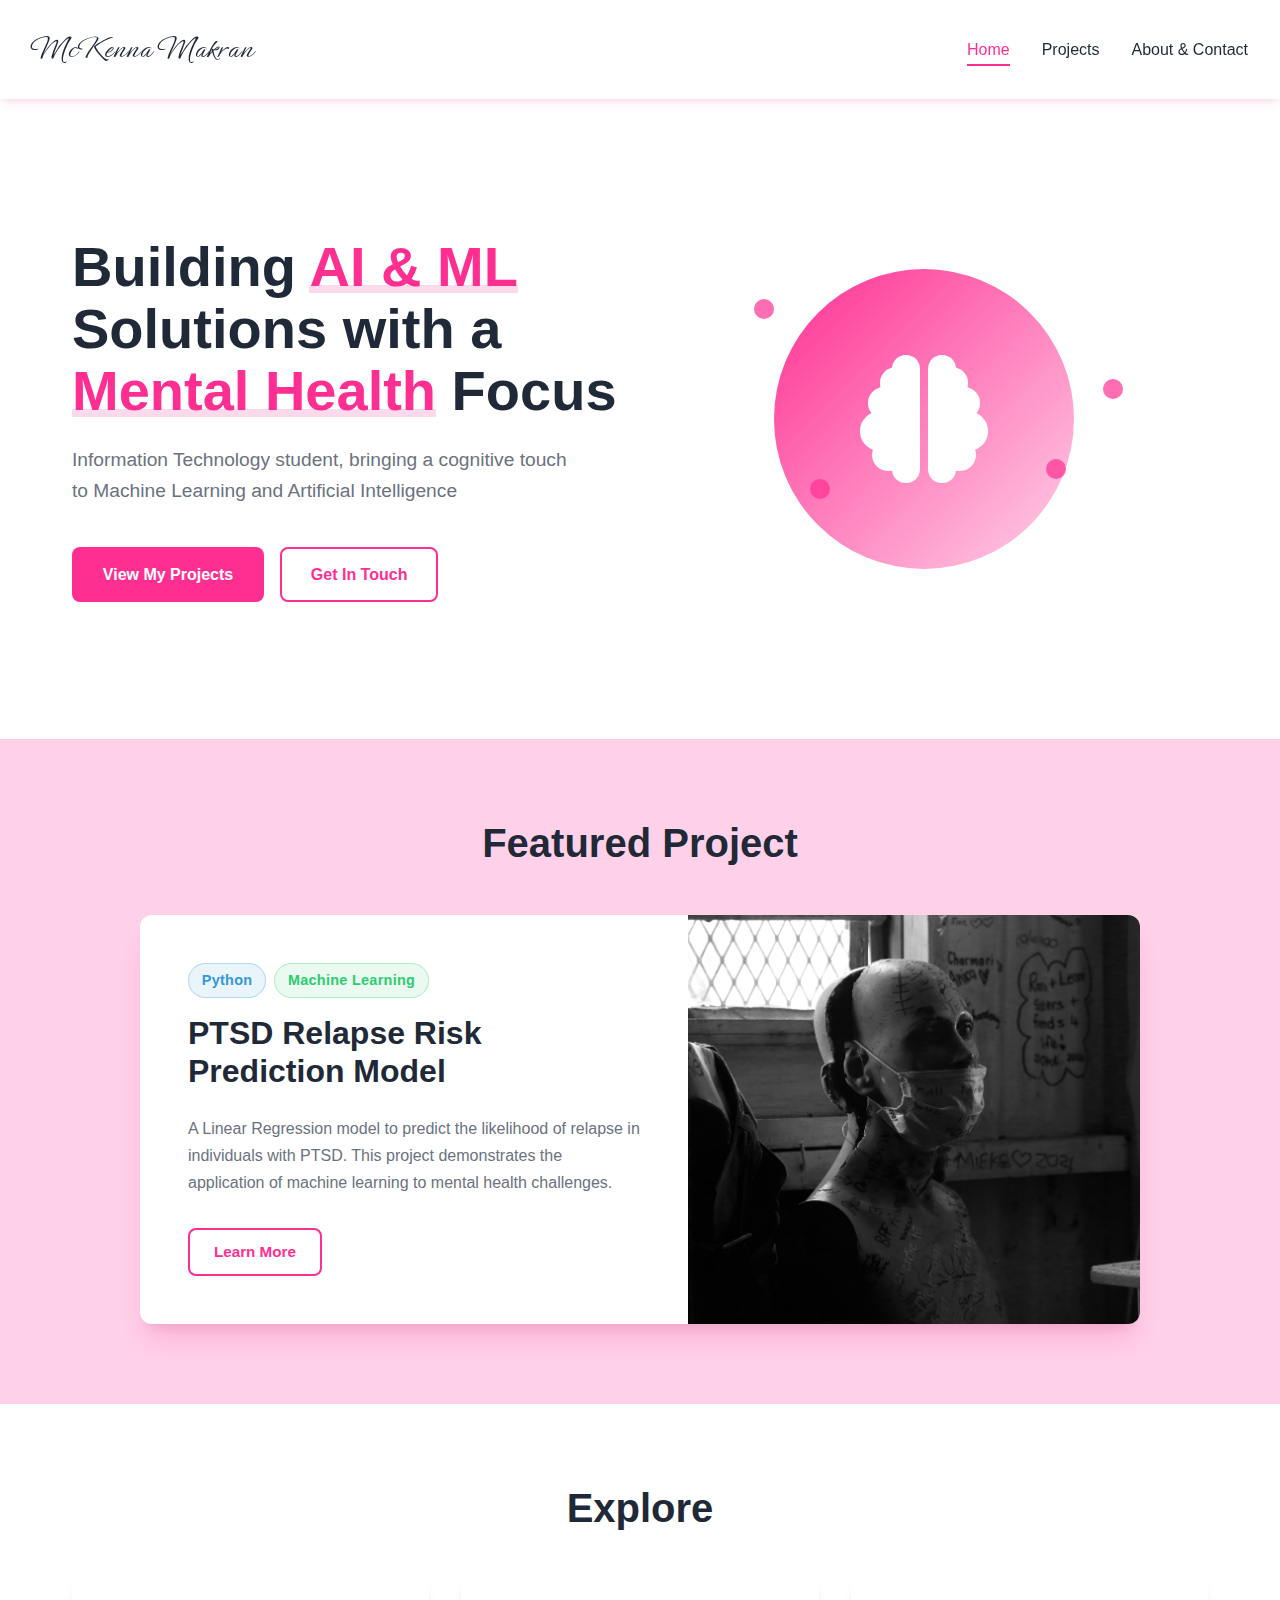
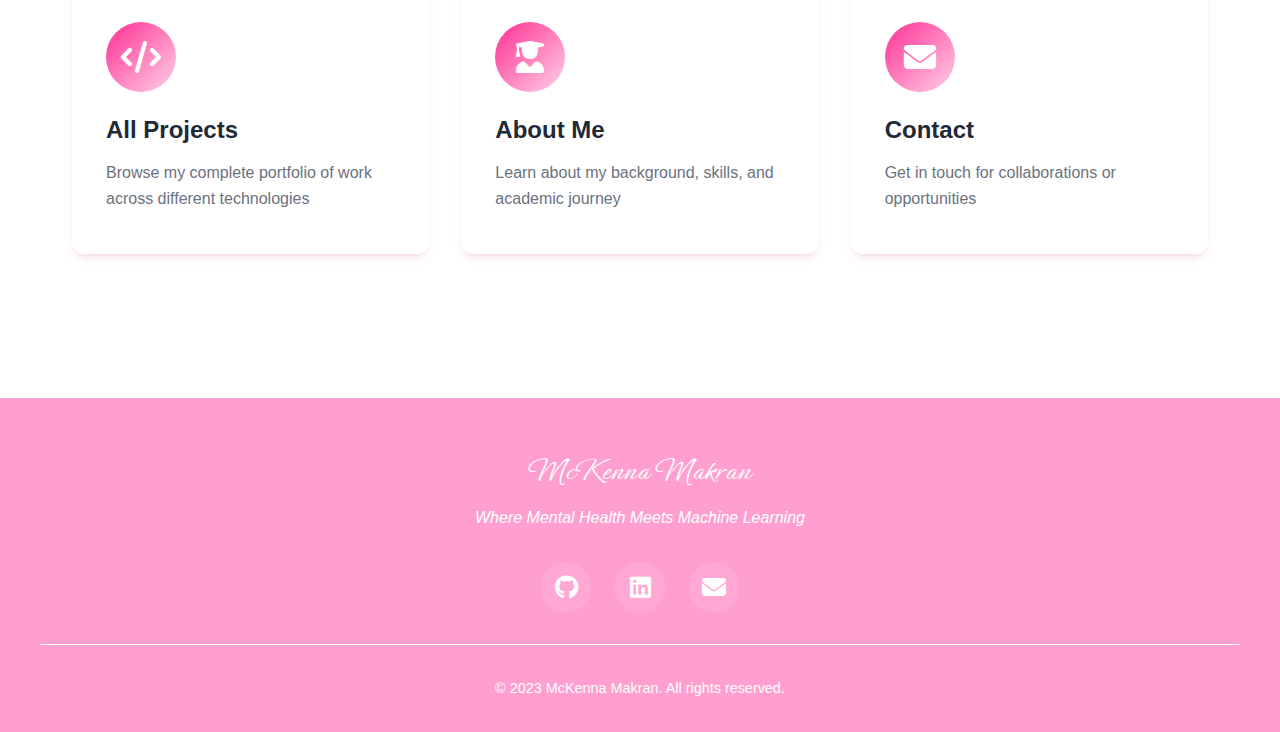
<file: index.html>
<!DOCTYPE html>
<html lang="en">
<head>
    <meta charset="UTF-8">
    <meta name="viewport" content="width=device-width, initial-scale=1.0">
    <title>McKenna Makran | Portfolio</title>
    <link rel="stylesheet" href="style.css">
    <link rel="stylesheet" href="https://cdnjs.cloudflare.com/ajax/libs/font-awesome/6.4.0/css/all.min.css">
    <link rel="preconnect" href="https://fonts.googleapis.com">
    <link rel="preconnect" href="https://fonts.gstatic.com" crossorigin>
    <link href="https://fonts.googleapis.com/css2?family=Charmonman:wght@400;700&family=Ephesis&display=swap" rel="stylesheet">
    
</head>
<body>
    <header>
        <nav class="navbar">
            <div class="nav-brand">
                <span class="name">McKenna Makran</span>
            </div>

            <ul class="nav-menu">
                <li><a href="index.html" class="active">Home</a></li>
                <li><a href="projects.html">Projects</a></li>
                <li><a href="about.html">About & Contact</a></li>
            </ul>
            <div class="hamburger">
                <span class="bar"></span>
                <span class="bar"></span>
                <span class="bar"></span>
            </div>
        </nav>
    </header>

    <main>
        <section class="hero">
            <div class="hero-content">
                <h1 class="hero-title">Building <span class="highlight">AI & ML</span> Solutions with a <span class="highlight">Mental Health</span> Focus</h1>
                <p class="hero-subtitle">Information Technology student, bringing a cognitive touch to Machine Learning and Artificial Intelligence</p>
                <div class="hero-buttons">
                    <a href="projects.html" class="btn btn-primary">View My Projects</a>
                    <a href="about.html" class="btn btn-secondary">Get In Touch</a>
                </div>
            </div>
            <div class="hero-visual">
                <div class="visual-circle">
                    <i class="fas fa-brain"></i>
                </div>
                <div class="visual-dots">
                    <div class="dot dot-1"></div>
                    <div class="dot dot-2"></div>
                    <div class="dot dot-3"></div>
                    <div class="dot dot-4"></div>
                </div>
            </div>
        </section>

        <section class="featured-section">
            <h2 class="section-title">Featured Project</h2>
            <div class="featured-card">
                <div class="featured-content">
                    <div class="project-tags">
                        <span class="tag tag-python">Python</span>
                        <span class="tag tag-ml">Machine Learning</span>
                    </div>
                    <h3>PTSD Relapse Risk Prediction Model</h3>
                    <p>A Linear Regression model to predict the likelihood of relapse in individuals with PTSD. This project demonstrates the application of machine learning to mental health challenges.</p>
                    <a href="projects.html#ptsd-project" class="btn btn-outline">Learn More</a>
                </div>
                <div class="featured-image">
                    <img src="ptsd.jpg" alt="PTSD Project Image" class="project-img">
                </div>
            </div>
        </section>

        <section class="quick-links">
            <h2 class="section-title">Explore</h2>
            <div class="links-grid">
                <a href="projects.html" class="link-card">
                    <div class="link-icon">
                        <i class="fas fa-code"></i>
                    </div>
                    <h3>All Projects</h3>
                    <p>Browse my complete portfolio of work across different technologies</p>
                </a>
                <a href="about.html" class="link-card">
                    <div class="link-icon">
                        <i class="fas fa-user-graduate"></i>
                    </div>
                    <h3>About Me</h3>
                    <p>Learn about my background, skills, and academic journey</p>
                </a>
                <a href="about.html#contact" class="link-card">
                    <div class="link-icon">
                        <i class="fas fa-envelope"></i>
                    </div>
                    <h3>Contact</h3>
                    <p>Get in touch for collaborations or opportunities</p>
                </a>
            </div>
        </section>
    </main>

    <footer>
        <div class="footer-content">
            <div class="footer-brand">
                <span class="name">McKenna Makran</span>
                <p class="footer-tagline">Where Mental Health Meets Machine Learning</p>
            </div>

            <div class="footer-links">
                <a href="https://github.com/McKennaMakran" target="_blank" class="social-link">
                    <i class="fab fa-github"></i>
                </a>
                <a href="https://linkedin.com" target="_blank" class="social-link">
                    <i class="fab fa-linkedin"></i>
                </a>
                <a href="mailto:contact@mckennamakran.com" class="social-link">
                    <i class="fas fa-envelope"></i>
                </a>
            </div>
            <p class="copyright">© 2023 McKenna Makran. All rights reserved.</p>
        </div>
    </footer>

    <script src="script.js"></script>
</body>
</html>
</file>
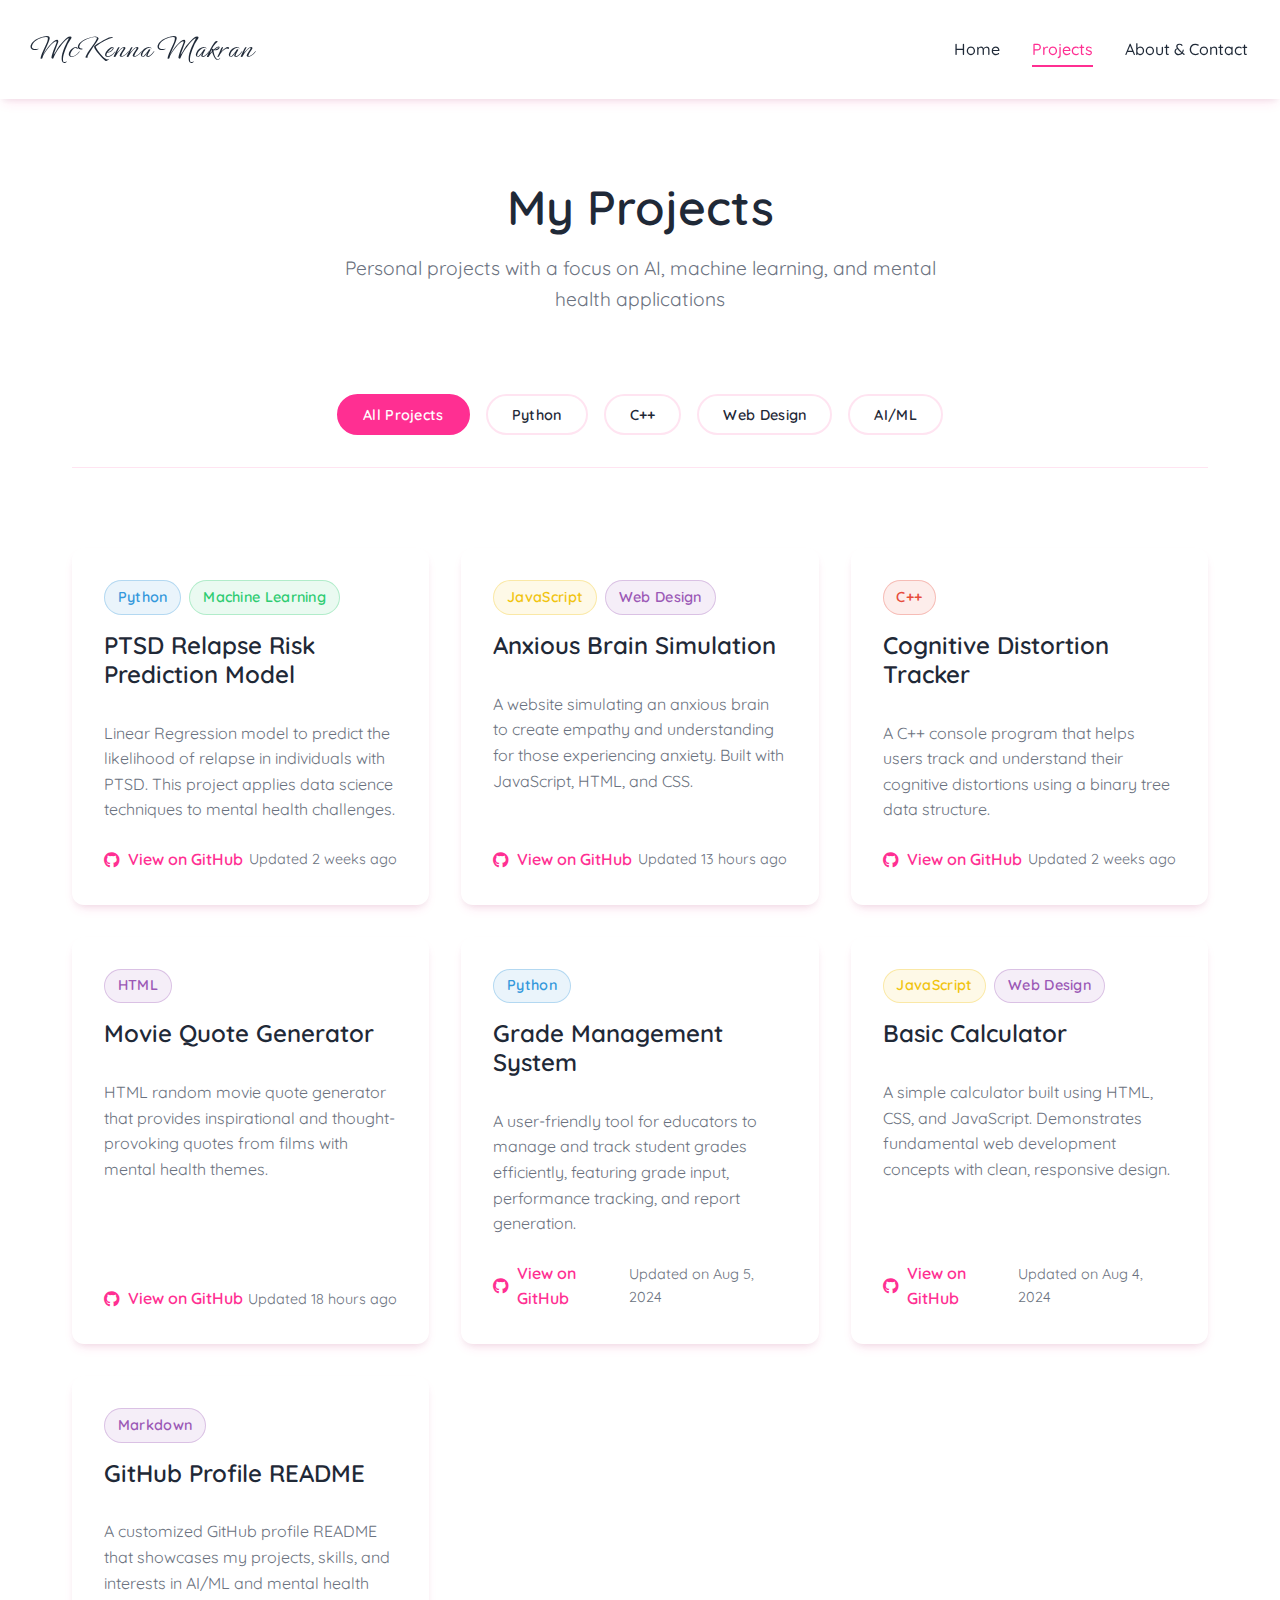
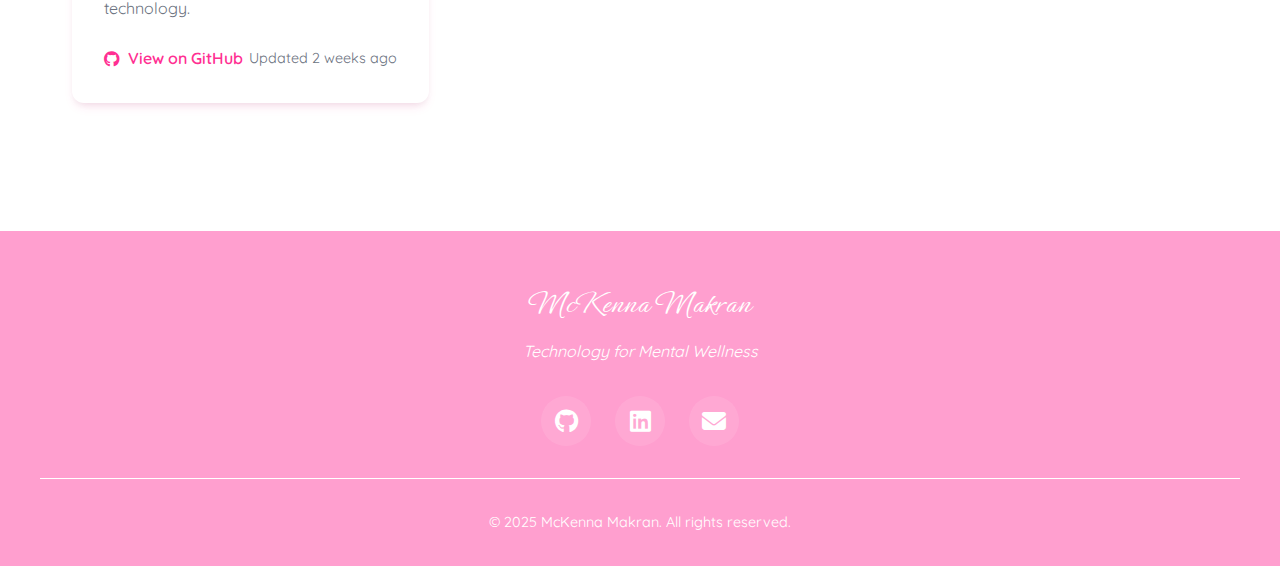
<file: projects.html>
<!DOCTYPE html>
<html lang="en">
<head>
    <meta charset="UTF-8">
    <meta name="viewport" content="width=device-width, initial-scale=1.0">
    <title>Projects | McKenna Makran</title>
    <link rel="stylesheet" href="style.css">
    <link rel="stylesheet" href="https://cdnjs.cloudflare.com/ajax/libs/font-awesome/6.4.0/css/all.min.css">
    <link rel="preconnect" href="https://fonts.googleapis.com">
    <link rel="preconnect" href="https://fonts.gstatic.com" crossorigin>
    <link href="https://fonts.googleapis.com/css2?family=Quicksand:wght@300;400;500;600;700&family=Ephesis&display=swap" rel="stylesheet">
</head>
<body>
    <header>
        <nav class="navbar">
            <div class="nav-brand">
                
                <span class="name">McKenna Makran</span>
            </div>
            <ul class="nav-menu">
                <li><a href="index.html">Home</a></li>
                <li><a href="projects.html" class="active">Projects</a></li>
                <li><a href="about.html">About & Contact</a></li>
            </ul>
            <div class="hamburger">
                <span class="bar"></span>
                <span class="bar"></span>
                <span class="bar"></span>
            </div>
        </nav>
    </header>

    <main class="projects-main">
        <section class="projects-header">
            <h1 class="page-title">My Projects</h1>
            <p class="page-subtitle">Personal projects with a focus on AI, machine learning, and mental health applications</p>
        </section>

        <section class="projects-filter">
            <div class="filter-tabs">
                <button class="filter-btn active" data-filter="all">All Projects</button>
                <button class="filter-btn" data-filter="python">Python</button>
                <button class="filter-btn" data-filter="cpp">C++</button>
                <button class="filter-btn" data-filter="web">Web Design</button>
                <button class="filter-btn" data-filter="ml">AI/ML</button>
            </div>
        </section>

        <section class="projects-grid">
            <!-- PTSD Relapse Risk Prediction Model -->
            <div class="project-card" data-categories="python ml" id="ptsd-project">
                <div class="project-header">
                    <div class="project-tags">
                        <span class="tag tag-python">Python</span>
                        <span class="tag tag-ml">Machine Learning</span>
                    </div>
                    <h3 class="project-title">PTSD Relapse Risk Prediction Model</h3>
                </div>
                <p class="project-description">Linear Regression model to predict the likelihood of relapse in individuals with PTSD. This project applies data science techniques to mental health challenges.</p>
                <div class="project-footer">
                    <a href="https://github.com/McKennaMakran/PTSD-Relapse-Risk-Prediction-Model" target="_blank" class="project-link">
                        <i class="fab fa-github"></i> View on GitHub
                    </a>
                    <span class="project-date">Updated 2 weeks ago</span>
                </div>
            </div>

            <!-- Anxious Brain Simulation -->
            <div class="project-card" data-categories="web javascript">
                <div class="project-header">
                    <div class="project-tags">
                        <span class="tag tag-js">JavaScript</span>
                        <span class="tag tag-web">Web Design</span>
                    </div>
                    <h3 class="project-title">Anxious Brain Simulation</h3>
                </div>
                <p class="project-description">A website simulating an anxious brain to create empathy and understanding for those experiencing anxiety. Built with JavaScript, HTML, and CSS.</p>
                <div class="project-footer">
                    <a href="https://github.com/McKennaMakran/anxious-brain-simulation" target="_blank" class="project-link">
                        <i class="fab fa-github"></i> View on GitHub
                    </a>
                    <span class="project-date">Updated 13 hours ago</span>
                </div>
            </div>

            <!-- Cognitive Distortion Tracker -->
            <div class="project-card" data-categories="cpp">
                <div class="project-header">
                    <div class="project-tags">
                        <span class="tag tag-cpp">C++</span>
                    </div>
                    <h3 class="project-title">Cognitive Distortion Tracker</h3>
                </div>
                <p class="project-description">A C++ console program that helps users track and understand their cognitive distortions using a binary tree data structure.</p>
                <div class="project-footer">
                    <a href="https://github.com/McKennaMakran/Cognitive-Distortion-Tracker" target="_blank" class="project-link">
                        <i class="fab fa-github"></i> View on GitHub
                    </a>
                    <span class="project-date">Updated 2 weeks ago</span>
                </div>
            </div>

            <!-- Movie Quote Generator -->
            <div class="project-card" data-categories="web">
                <div class="project-header">
                    <div class="project-tags">
                        <span class="tag tag-web">HTML</span>
                    </div>
                    <h3 class="project-title">Movie Quote Generator</h3>
                </div>
                <p class="project-description">HTML random movie quote generator that provides inspirational and thought-provoking quotes from films with mental health themes.</p>
                <div class="project-footer">
                    <a href="https://github.com/McKennaMakran/movie-quote-generator" target="_blank" class="project-link">
                        <i class="fab fa-github"></i> View on GitHub
                    </a>
                    <span class="project-date">Updated 18 hours ago</span>
                </div>
            </div>

            <!-- Grade Management System -->
            <div class="project-card" data-categories="python">
                <div class="project-header">
                    <div class="project-tags">
                        <span class="tag tag-python">Python</span>
                    </div>
                    <h3 class="project-title">Grade Management System</h3>
                </div>
                <p class="project-description">A user-friendly tool for educators to manage and track student grades efficiently, featuring grade input, performance tracking, and report generation.</p>
                <div class="project-footer">
                    <a href="https://github.com/McKennaMakran/grade-management-system" target="_blank" class="project-link">
                        <i class="fab fa-github"></i> View on GitHub
                    </a>
                    <span class="project-date">Updated on Aug 5, 2024</span>
                </div>
            </div>

            <!-- Basic Calculator -->
            <div class="project-card" data-categories="web javascript">
                <div class="project-header">
                    <div class="project-tags">
                        <span class="tag tag-js">JavaScript</span>
                        <span class="tag tag-web">Web Design</span>
                    </div>
                    <h3 class="project-title">Basic Calculator</h3>
                </div>
                <p class="project-description">A simple calculator built using HTML, CSS, and JavaScript. Demonstrates fundamental web development concepts with clean, responsive design.</p>
                <div class="project-footer">
                    <a href="https://github.com/McKennaMakran/basic-calculator" target="_blank" class="project-link">
                        <i class="fab fa-github"></i> View on GitHub
                    </a>
                    <span class="project-date">Updated on Aug 4, 2024</span>
                </div>
            </div>

            <!-- GitHub Profile README -->
            <div class="project-card" data-categories="web">
                <div class="project-header">
                    <div class="project-tags">
                        <span class="tag tag-web">Markdown</span>
                    </div>
                    <h3 class="project-title">GitHub Profile README</h3>
                </div>
                <p class="project-description">A customized GitHub profile README that showcases my projects, skills, and interests in AI/ML and mental health technology.</p>
                <div class="project-footer">
                    <a href="https://github.com/McKennaMakran/McKennaMakran" target="_blank" class="project-link">
                        <i class="fab fa-github"></i> View on GitHub
                    </a>
                    <span class="project-date">Updated 2 weeks ago</span>
                </div>
            </div>
        </section>
    </main>

    <footer>
        <div class="footer-content">
            <div class="footer-brand">
                
                <span class="name">McKenna Makran</span>
                <p class="footer-tagline">Technology for Mental Wellness</p>
            </div>
            <div class="footer-links">
                <a href="https://github.com/McKennaMakran" target="_blank" class="social-link">
                    <i class="fab fa-github"></i>
                </a>
                <a href="https://linkedin.com" target="_blank" class="social-link">
                    <i class="fab fa-linkedin"></i>
                </a>
                <a href="mailto:contact@mckennamakran.com" class="social-link">
                    <i class="fas fa-envelope"></i>
                </a>
            </div>
            <p class="copyright">© 2025 McKenna Makran. All rights reserved.</p>
        </div>
    </footer>

    <script src="script.js"></script>
</body>
</html>
</file>
<file: style.css>
/* Reset and Base Styles */
* {
    margin: 0;
    padding: 0;
    box-sizing: border-box;
}

:root {
    /* Accent Colors (used sparingly) */
    --primary-color: #ff2f92;      /* Hot pink (actions & emphasis) */
    --primary-dark: #d81b76;       /* Deep hot pink */
    --secondary-color: #ff8fc7;    /* Light pink */
    --accent-color: #ffd1e8;       /* Very soft pink */

    /* Text */
    --text-dark: #1f2937;          /* Clean charcoal */
    --text-light: #6b7280;         /* Neutral gray */
    --text-white: #ffffff;

    /* Backgrounds */
    --bg-light: #ffffff;           /* PURE WHITE */
    --bg-card: #ffffff;

    /* Borders & Effects */
    --border-color: #ffe4f1;       /* Barely-there pink */
    --shadow: 0 6px 12px -4px rgba(255, 47, 146, 0.15),
              0 4px 6px -2px rgba(0, 0, 0, 0.06);
    --shadow-lg: 0 20px 30px -8px rgba(255, 47, 146, 0.22),
                 0 12px 12px -8px rgba(0, 0, 0, 0.08);

    --radius: 8px;
    --radius-lg: 12px;
}






html {
    scroll-behavior: smooth;
}

body {
    font-family: 'Quicksand', sans-serif;
    color: var(--text-dark);
    background-color: var(--bg-light);
    line-height: 1.6;
}

h1, h2, h3, h4 {
    font-family: 'Quicksand', sans-serif;
    font-weight: 600;
    line-height: 1.2;
}

.project-tags .tag,
.filter-btn,
.skill-name,
code,
.tech-term {
    font-family: 'Quicksand', sans-serif;
    font-size: 0.9em;
    letter-spacing: 0.3px;
}

a {
    text-decoration: none;
    color: inherit;
}

.container {
    width: 100%;
    max-width: 1200px;
    margin: 0 auto;
    padding: 0 20px;
}

/* Buttons */
.btn {
    display: inline-block;
    padding: 0.8rem 1.8rem;
    border-radius: var(--radius);
    font-weight: 600;
    font-size: 1rem;
    transition: all 0.3s ease;
    border: 2px solid transparent;
    cursor: pointer;
    text-align: center;
}

.btn-primary {
    background-color: var(--primary-color);
    color: white;
}

.btn-primary:hover {
    background-color: var(--primary-dark);
    transform: translateY(-2px);
    box-shadow: var(--shadow-lg);
}

.btn-secondary {
    background-color: transparent;
    color: var(--primary-color);
    border-color: var(--primary-color);
}

.btn-secondary:hover {
    background-color: var(--primary-color);
    color: white;
    transform: translateY(-2px);
    box-shadow: var(--shadow-lg);
}

.btn-outline {
    background-color: transparent;
    color: var(--primary-color);
    border-color: var(--primary-color);
    padding: 0.6rem 1.5rem;
    font-size: 0.95rem;
}

.btn-outline:hover {
    background-color: var(--primary-color);
    color: white;
}

/* Navigation */
.navbar {
    display: flex;
    justify-content: space-between;
    align-items: center;
    padding: 1.5rem 2rem;
    background-color: var(--bg-card);
    box-shadow: var(--shadow);
    position: sticky;
    top: 0;
    z-index: 100;
}

.nav-brand {
    display: flex;
    align-items: center;
    gap: 12px;
}

.logo {
    font-family: 'Ephesis', cursive;
    font-size: 2rem;
    font-weight: 400;
    color: var(--primary-color);
}

.name {
    font-family: 'Ephesis', cursive;
    font-size: 2rem;
    font-weight: 400;
    letter-spacing: 1px;
}

.nav-menu {
    display: flex;
    list-style: none;
    gap: 2rem;
}

.nav-menu a {
    font-weight: 500;
    position: relative;
    padding: 0.5rem 0;
    transition: color 0.3s ease;
}

.nav-menu a:hover {
    color: var(--primary-color);
}

.nav-menu a.active {
    color: var(--primary-color);
}

.nav-menu a.active::after {
    content: '';
    position: absolute;
    bottom: 0;
    left: 0;
    width: 100%;
    height: 2px;
    background-color: var(--primary-color);
}

.hamburger {
    display: none;
    flex-direction: column;
    cursor: pointer;
    gap: 4px;
}

.hamburger .bar {
    width: 25px;
    height: 3px;
    background-color: var(--text-dark);
    border-radius: 2px;
    transition: 0.3s;
}

/* Hero Section */
.hero {
    display: flex;
    align-items: center;
    justify-content: space-between;
    padding: 4rem 2rem;
    max-width: 1200px;
    margin: 0 auto;
    min-height: calc(80vh - 80px);
}

.hero-content {
    flex: 1;
    max-width: 600px;
}

.hero-title {
    font-size: 3.5rem;
    margin-bottom: 1.5rem;
    line-height: 1.1;
}

.highlight {
    color: var(--primary-color);
    position: relative;
}

.highlight::after {
    content: '';
    position: absolute;
    bottom: 5px;
    left: 0;
    width: 100%;
    height: 8px;
    background-color: rgba(236, 72, 153, 0.2);
    z-index: -1;
}

.hero-subtitle {
    font-size: 1.2rem;
    color: var(--text-light);
    margin-bottom: 2.5rem;
    max-width: 500px;
}

.hero-buttons {
    display: flex;
    gap: 1rem;
    flex-wrap: wrap;
}

.hero-visual {
    flex: 1;
    position: relative;
    display: flex;
    justify-content: center;
    align-items: center;
    min-height: 400px;
}

.visual-circle {
    width: 300px;
    height: 300px;
    border-radius: 50%;
    background: linear-gradient(135deg, var(--primary-color), var(--accent-color));
    display: flex;
    align-items: center;
    justify-content: center;
    animation: pulse 4s ease-in-out infinite;
}

.visual-circle i {
    font-size: 8rem;
    color: white;
}

.visual-dots {
    position: absolute;
    width: 100%;
    height: 100%;
    top: 0;
    left: 0;
}

.dot {
    position: absolute;
    width: 20px;
    height: 20px;
    border-radius: 50%;
    background-color: var(--primary-color);
    opacity: 0.7;
}

.dot-1 {
    top: 20%;
    left: 20%;
    animation: float 6s ease-in-out infinite;
}

.dot-2 {
    top: 60%;
    right: 25%;
    animation: float 8s ease-in-out infinite 1s;
}

.dot-3 {
    bottom: 30%;
    left: 30%;
    animation: float 7s ease-in-out infinite 0.5s;
}

.dot-4 {
    top: 40%;
    right: 15%;
    animation: float 9s ease-in-out infinite 1.5s;
}

.hero {
    padding: 2.5rem 2rem;
}

.featured-section {
    padding: 3rem 2rem;
}

.quick-links {
    padding: 3rem 2rem;
}

.hero {
    padding: 3rem 2rem; /* was 4rem */
}

.featured-section {
    padding: 3.5rem 2rem; /* was 5rem */
}

.quick-links {
    padding: 3.5rem 2rem; /* was 5rem */
}


/* Featured Section */
.featured-section {
    padding: 5rem 2rem;
    background-color: var(--accent-color);
}

.section-title {
    font-family: 'Quicksand', sans-serif;
    font-size: 2.5rem;
    margin-bottom: 3rem;
    text-align: center;
}

.featured-card {
    display: flex;
    background-color: var(--bg-light);
    border-radius: var(--radius-lg);
    overflow: hidden;
    box-shadow: var(--shadow-lg);
    max-width: 1000px;
    margin: 0 auto;
}

.featured-content {
    flex: 1;
    padding: 3rem;
}

.featured-content h3 {
    font-size: 2rem;
    margin: 1rem 0 1.5rem 0;
}

.featured-content p {
    color: var(--text-light);
    margin-bottom: 2rem;
    line-height: 1.7;
}

.featured-image {
    flex: 1;
    overflow: hidden;
}

.project-img {
    width: 100%;
    height: 100%;
    object-fit: cover;
    transition: transform 0.5s ease;
}

.featured-card:hover .project-img {
    transform: scale(1.05);
}

/* Project Tags */
.project-tags {
    display: flex;
    gap: 0.5rem;
    margin-bottom: 1rem;
}

.tag {
    padding: 0.3rem 0.8rem;
    border-radius: 20px;
    font-size: 0.85rem;
    font-weight: 600;
}

.tag-python {
    background-color: rgba(52, 152, 219, 0.1);
    color: #3498db;
    border: 1px solid rgba(52, 152, 219, 0.3);
}

.tag-ml {
    background-color: rgba(46, 204, 113, 0.1);
    color: #2ecc71;
    border: 1px solid rgba(46, 204, 113, 0.3);
}

.tag-js {
    background-color: rgba(241, 196, 15, 0.1);
    color: #f1c40f;
    border: 1px solid rgba(241, 196, 15, 0.3);
}

.tag-web {
    background-color: rgba(155, 89, 182, 0.1);
    color: #9b59b6;
    border: 1px solid rgba(155, 89, 182, 0.3);
}

.tag-cpp {
    background-color: rgba(231, 76, 60, 0.1);
    color: #e74c3c;
    border: 1px solid rgba(231, 76, 60, 0.3);
}

/* Quick Links */
.quick-links {
    padding: 5rem 2rem;
    max-width: 1200px;
    margin: 0 auto;
}

.links-grid {
    display: grid;
    grid-template-columns: repeat(auto-fit, minmax(300px, 1fr));
    gap: 2rem;
    margin-top: 2rem;
}

.link-card {
    background-color: var(--bg-card);
    border-radius: var(--radius-lg);
    padding: 2.5rem 2rem;
    box-shadow: var(--shadow);
    transition: all 0.3s ease;
    border: 2px solid transparent;
}

.link-card:hover {
    transform: translateY(-10px);
    box-shadow: var(--shadow-lg);
    border-color: var(--primary-color);
}

.link-icon {
    width: 70px;
    height: 70px;
    border-radius: 50%;
    background: linear-gradient(135deg, var(--primary-color), var(--accent-color));
    display: flex;
    align-items: center;
    justify-content: center;
    margin-bottom: 1.5rem;
}

.link-icon i {
    font-size: 2rem;
    color: white;
}

.link-card h3 {
    font-size: 1.5rem;
    margin-bottom: 1rem;
}

.link-card p {
    color: var(--text-light);
}

/* Projects Page Styles */
.projects-main {
    max-width: 1200px;
    margin: 0 auto;
    padding: 2rem;
}

.projects-header {
    text-align: center;
    padding: 3rem 0;
}

.page-title {
    font-size: 3rem;
    margin-bottom: 1rem;
    font-family: 'Quicksand', sans-serif;
}

.page-subtitle {
    font-size: 1.2rem;
    color: var(--text-light);
    max-width: 600px;
    margin: 0 auto;
}

.projects-filter {
    padding: 2rem 0;
    border-bottom: 1px solid var(--border-color);
    margin-bottom: 3rem;
}

.filter-tabs {
    display: flex;
    justify-content: center;
    gap: 1rem;
    flex-wrap: wrap;
}

.filter-btn {
    padding: 0.6rem 1.5rem;
    border-radius: 30px;
    background-color: transparent;
    border: 2px solid var(--border-color);
    color: var(--text-dark);
    font-weight: 600;
    cursor: pointer;
    transition: all 0.3s ease;
}

.filter-btn:hover {
    border-color: var(--primary-color);
    color: var(--primary-color);
}

.filter-btn.active {
    background-color: var(--primary-color);
    color: white;
    border-color: var(--primary-color);
}

.projects-grid {
    display: grid;
    grid-template-columns: repeat(auto-fill, minmax(350px, 1fr));
    gap: 2rem;
    padding: 2rem 0;
}

.project-card {
    background-color: var(--bg-card);
    border-radius: var(--radius-lg);
    padding: 2rem;
    box-shadow: var(--shadow);
    transition: all 0.3s ease;
    display: flex;
    flex-direction: column;
    opacity: 1;
    transform: scale(1);
    transition: opacity 0.3s ease, transform 0.3s ease;
}

.project-card:hover {
    transform: translateY(-5px);
    box-shadow: var(--shadow-lg);
}

.project-header {
    margin-bottom: 1rem;
}

.project-title {
    font-size: 1.5rem;
    margin: 1rem 0;
}

.project-description {
    color: var(--text-light);
    margin-bottom: 1.5rem;
    flex-grow: 1;
}

.project-footer {
    display: flex;
    justify-content: space-between;
    align-items: center;
    margin-top: auto;
}

.project-link {
    display: flex;
    align-items: center;
    gap: 0.5rem;
    color: var(--primary-color);
    font-weight: 600;
    transition: color 0.3s ease;
}

.project-link:hover {
    color: var(--primary-dark);
}

.project-date {
    color: var(--text-light);
    font-size: 0.9rem;
}

/* About Page Layout */
.about-main {
    max-width: 1600px;
    margin: 0 auto;
    padding: 2rem;
}

.about-header {
    text-align: center;
    padding: 3rem 0;
}

.about-content {
    padding: 0 2rem;
    margin-bottom: 4rem;
}

/* About Card - Fixed to have image fill left section */
.about-card {
    display: flex;
    background-color: var(--bg-card);   /* white container */
    border-radius: var(--radius-lg);
    overflow: hidden;
    box-shadow: var(--shadow);
    min-height: 600px;
    max-width: 2000px;
    margin: 0 auto;
}


/* Left side - Image fills entire section */
.about-image {
    flex: 1.3;
    min-width: 0;
    overflow: hidden;
    display: flex;
    align-items: stretch;
}

.profile-photo {
    width: 100%;
    height: 100%;
    object-fit: cover;
    object-position: center center;
    display: block;
}

/* Right side - About details */
.about-details {
    flex: 1;
    padding: 4rem;
    display: flex;
    flex-direction: column;
    justify-content: flex-start;
    gap: 1.5rem;
    overflow-y: auto;
}

.about-details h2 {
    font-size: 2.2rem;
    margin-bottom: 0.2rem;
}

.about-title {
    color: var(--primary-color);
    font-weight: 600;
    font-size: 1.1rem;
    margin-bottom: 0.5rem;
}

.about-bio {
    color: var(--text-light);
    font-size: 1.05rem;
    line-height: 1.7;
    margin-bottom: 0.5rem;
}

.about-highlights {
    display: grid;
    grid-template-columns: 1fr;
    gap: 1.2rem;
    margin-top: 0.5rem;
}

.about-image {
    flex: 1.4;
}

.about-details {
    flex: 1;
}

.highlight-item {
    display: flex;
    gap: 1rem;
    align-items: flex-start;
    padding: 0.8rem;
    border-radius: var(--radius);
    background-color: rgba(236, 72, 153, 0.05);
    transition: background-color 0.3s ease;
}

.highlight-item:hover {
    background-color: rgba(236, 72, 153, 0.1);
}

.highlight-item i {
    font-size: 1.5rem;
    color: var(--primary-color);
    margin-top: 0.3rem;
    min-width: 30px;
}

.highlight-item h4 {
    font-size: 1.1rem;
    margin-bottom: 0.3rem;
}

.highlight-item p {
    color: var(--text-light);
    font-size: 0.9rem;
    line-height: 1.5;
}

.skills-section {
    margin-top: 1rem;
}

.skills-section h3 {
    font-size: 1.5rem;
    margin-bottom: 1.2rem;
}

.skills-grid {
    display: grid;
    gap: 1.2rem;
}

.skill-item {
    display: grid;
    grid-template-columns: 120px 1fr;
    align-items: center;
    gap: 1rem;
}

.skill-name {
    font-weight: 600;
    font-size: 1rem;
}

.skill-bar {
    height: 10px;
    background-color: var(--border-color);
    border-radius: 5px;
    overflow: hidden;
}

.skill-level {
    height: 100%;
    background: linear-gradient(90deg, var(--primary-color), var(--accent-color));
    border-radius: 5px;
    transition: width 1s ease-in-out;
}

.skill-level-90 {
    width: 85%;
}

.skill-level-80 {
    width: 70%;
}

.skill-level-85 {
    width: 60%;
}

.skill-level-75 {
    width: 90%;
}

/* Contact Section */
.contact-section {
    padding: 4rem 2rem;
    text-align: center;
    background-color: var(--bg-card);
    border-radius: var(--radius-lg);
    box-shadow: var(--shadow);
    margin-top: 2rem;
}

.section-subtitle {
    color: var(--text-light);
    max-width: 600px;
    margin: 0 auto 3rem;
}

.contact-cards {
    display: grid;
    grid-template-columns: repeat(auto-fit, minmax(250px, 1fr));
    gap: 2rem;
    margin-bottom: 3rem;
}

.contact-card {
    padding: 2rem;
    border-radius: var(--radius);
    background-color: var(--bg-light);
    transition: transform 0.3s ease;
}

.contact-card:hover {
    transform: translateY(-5px);
}

.contact-icon {
    width: 70px;
    height: 70px;
    border-radius: 50%;
    background: linear-gradient(135deg, var(--primary-color), var(--accent-color));
    display: flex;
    align-items: center;
    justify-content: center;
    color: white;
    font-size: 2rem;
    margin: 0 auto 1.5rem;
}

.contact-card h3 {
    font-size: 1.4rem;
    margin-bottom: 0.8rem;
}

.contact-card p {
    color: var(--text-light);
    margin-bottom: 1.5rem;
}

.contact-link {
    display: inline-block;
    font-weight: 600;
    color: var(--primary-color);
    transition: color 0.3s ease;
}

.contact-link:hover {
    color: var(--primary-dark);
}

.email-link {
    word-break: break-all;
}

.contact-note {
    display: flex;
    align-items: center;
    justify-content: center;
    gap: 1rem;
    padding: 1.5rem;
    background-color: rgba(236, 72, 153, 0.1);
    border-radius: var(--radius);
    max-width: 800px;
    margin: 0 auto;
}

.contact-note i {
    color: var(--primary-color);
    font-size: 1.5rem;
}

.contact-note p {
    text-align: left;
    color: var(--text-dark);
}

/* Footer */
footer {
    background-color: #ff108666;
    color: white;
    padding: 3rem 2rem 2rem;
    margin-top: 4rem;
}

.footer-content {
    max-width: 1200px;
    margin: 0 auto;
    text-align: center;
}

.footer-brand {
    margin-bottom: 2rem;
}


.footer-brand .name {
    color: white;
}

.footer-tagline {
    color: white;
    font-style: italic;
    margin-top: 0.5rem;
}

.footer-links {
    display: flex;
    justify-content: center;
    gap: 1.5rem;
    margin-bottom: 2rem;
}

.social-link {
    display: inline-flex;
    align-items: center;
    justify-content: center;
    width: 50px;
    height: 50px;
    border-radius: 50%;
    background-color: rgba(255, 255, 255, 0.1);
    color: white;
    font-size: 1.5rem;
    transition: all 0.3s ease;
}

.social-link:hover {
    background-color: var(--primary-color);
    transform: translateY(-3px);
}

.copyright {
    color: white;
    font-size: 0.9rem;
    padding-top: 2rem;
    border-top: 1px solid white;
}

/* Animations */
@keyframes pulse {
    0%, 100% {
        transform: scale(1);
        box-shadow: 0 0 0 0 #ec489966;
    }
    50% {
        transform: scale(1.05);
        box-shadow: 0 0 0 20px rgba(236, 72, 153, 0);
    }
}

@keyframes float {
    0%, 100% {
        transform: translateY(0);
    }
    50% {
        transform: translateY(-20px);
    }
}

/* Responsive Design */
@media (max-width: 992px) {
    .hero {
        flex-direction: column;
        text-align: center;
        padding: 3rem 1rem;
    }
    
    .hero-content {
        max-width: 100%;
        margin-bottom: 3rem;
    }
    
    .hero-title {
        font-size: 2.8rem;
    }
    
    .hero-buttons {
        justify-content: center;
    }
    
    .featured-card {
        flex-direction: column;
    }
    
    .about-card {
        flex-direction: column;
        max-width: 600px;
        min-height: auto;
    }
    
    .about-image {
        height: 400px;
        width: 100%;
    }
    
    .profile-photo {
        width: 100%;
        height: 100%;
    }
    
    .about-details {
        padding: 2.5rem;
    }
}

@media (max-width: 768px) {
    .hamburger {
        display: flex;
    }
    
    .nav-menu {
        position: fixed;
        left: -100%;
        top: 70px;
        flex-direction: column;
        background-color: var(--bg-card);
        width: 100%;
        text-align: center;
        transition: 0.3s;
        box-shadow: var(--shadow);
        padding: 2rem 0;
        gap: 0;
    }
    
    .nav-menu.active {
        left: 0;
    }
    
    .nav-menu li {
        margin: 1rem 0;
    }
    
    .page-title {
        font-size: 2.2rem;
    }
    
    .hero-title {
        font-size: 2.3rem;
    }
    
    .visual-circle {
        width: 250px;
        height: 250px;
    }
    
    .visual-circle i {
        font-size: 6rem;
    }
    
    .links-grid {
        grid-template-columns: 1fr;
    }
    
    .projects-grid {
        grid-template-columns: 1fr;
    }
    
    .about-card {
        margin: 0 1rem;
    }
    
    .about-content {
        padding: 0 1rem;
    }
    
    .about-details {
        padding: 2rem;
    }
    
    .skill-item {
        grid-template-columns: 100px 1fr;
        gap: 0.8rem;
    }
    
    .highlight-item {
        padding: 0.6rem;
    }
    
    .contact-note {
        flex-direction: column;
        text-align: center;
        gap: 0.5rem;
    }
}

@media (max-width: 576px) {
    .about-main {
        padding: 1rem;
    }
    
    .about-card {
        margin: 0;
        border-radius: var(--radius);
    }
    
    .about-details h2 {
        font-size: 1.8rem;
    }
    
    .skill-item {
        grid-template-columns: 1fr;
        gap: 0.5rem;
    }
    
    .skill-name {
        margin-bottom: 0.2rem;
    }
    
    .about-image {
        height: 350px;
    }
    
    .hero-title {
        font-size: 2rem;
    }
    
    .hero-subtitle {
        font-size: 1rem;
    }
    
    .btn {
        padding: 0.7rem 1.5rem;
        font-size: 0.9rem;
    }
}

@media (max-width: 480px) {
    .about-image {
        height: 300px;
    }
    
    .about-details {
        padding: 1.5rem;
    }
    
    .contact-section {
        padding: 2rem 1rem;
    }
    
    .navbar {
        padding: 1rem;
    }
    
    .name {
        font-size: 1.5rem;
    }
    
    .hero {
        padding: 2rem 1rem;
    }
}
</file>
